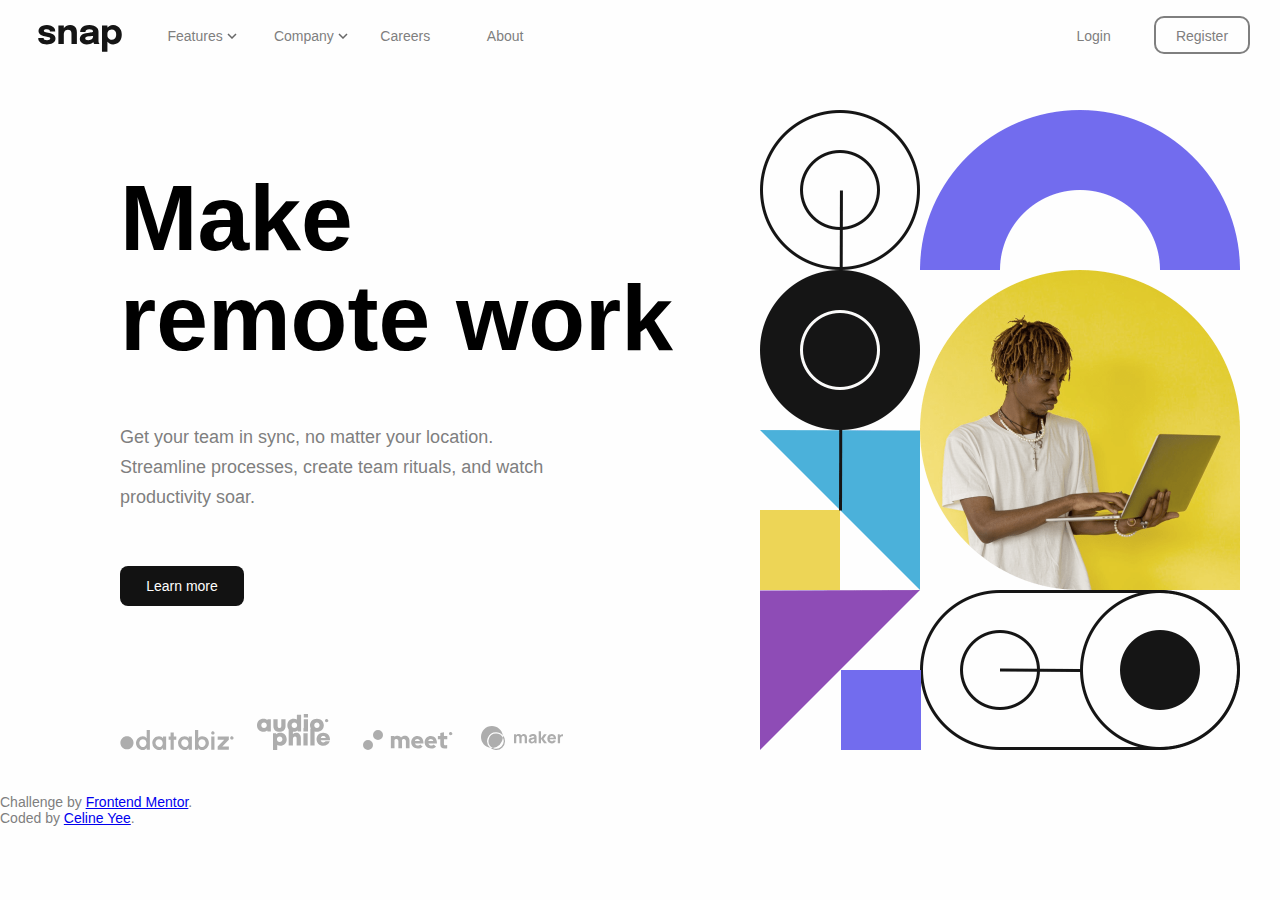
<file: index.html>
<!DOCTYPE html>
<html lang="en">
<head>
  <meta charset="UTF-8">
  <meta name="viewport" content="width=device-width, initial-scale=1.0"> <!-- displays site properly based on user's device -->

  <link rel="icon" type="image/png" sizes="32x32" href="images/favicon-32x32.png">
  <link rel="stylesheet" href="styles/common.css">
  <link rel="stylesheet" href="styles/style.css">

  <title>Frontend Mentor | Intro section with dropdown navigation</title>

</head>
<body>
  <script>
    window.addEventListener("resize", function() {
      if (!window.matchMedia("(min-width: 720px)").matches) {
        console.log("Screen less than 720px");
        window.location = 'mobile.html';
      }
    })
  </script>

  <div class="hero">
    <div class="nav-menu">
      <img class="logo" src="./images/logo.svg" alt="Snap logo">
      <div class="menu-item hover-interaction" onclick="toggleFeaturesDropdown()">
        <p>Features</p>
        <img class="arrow-icon" id="featuresArrow" src="./images/icon-arrow-down.svg" alt="Simple down arrow icon">

        <div class="dropdown-wrap" id="featuresDropdown">
          <div class="dropdown">
            <a href="/todo-list" class="dropdown-link hover-interaction">
              <div class="icon-container"><img src="./images/icon-todo.svg" alt="Todo list icon in lavender"></div>
              <p>Todo List</p>
            </a>
            <a href="/calendar" class="dropdown-link hover-interaction">
              <div class="icon-container"><img src="./images/icon-calendar.svg" alt="Calendar icon in teal"></div>
              <p>Calendar</p>
            </a>
            <a href="/reminders" class="dropdown-link hover-interaction">
              <div class="icon-container"><img src="./images/icon-reminders.svg" alt="Bell icon in yellow"></div>
              <p>Reminders</p>
            </a>
            <a href="/planning" class="dropdown-link hover-interaction">
              <div class="icon-container"><img src="./images/icon-planning.svg" alt="Clock icon in fuchsia"></div>
              <p>Planning</p>
            </a>
          </div>
        </div>

      </div>
      <div class="menu-item hover-interaction"  onclick="toggleCompanyDropdown()">
        <p>Company</p>
        <img class="arrow-icon" id="companyArrow" src="./images/icon-arrow-down.svg" alt="Simple down arrow icon">

        <div class="dropdown-wrap" id="companyDropdown">
          <div class="dropdown hover-interaction">
            <a href="/history" class="dropdown-link hover-interaction">
              <p>History</p>
            </a>
            <a href="/our-team" class="dropdown-link hover-interaction">
              <p>Our Team</p>
            </a>
            <a href="/blog" class="dropdown-link hover-interaction">
              <p>Blog</p>
            </a>
          </div>
        </div>

      </div>
      <div class="menu-item hover-interaction">
        <p>Careers</p>
      </div>
      <div class="menu-item hover-interaction">
        <p>About</p>
      </div>
    </div>
    <div class="nav-menu" id="user-iam">
      <div class="menu-item hover-interaction">
        <p>Login</p>
      </div>
      <div class="outline-button">
        <p>Register</p>
      </div>
    </div>
  </div>

  <div class="page">
    <div class="left">
      <div class="left-content">
        <h1>Make remote work</h1>

        <p>
          Get your team in sync, no matter your location. Streamline processes, create team rituals, and watch productivity soar.
        </p>

        <div class="solid-fill-button">
          <p>Learn more</p>
        </div>
        <div class="clients">
            <div class="client-logo"><img src="./images/client-databiz.svg" alt="Databiz logo"></div>
            <div class="client-logo"><img src="./images/client-audiophile.svg" alt="Audiophile logo"></div>
            <div class="client-logo"><img src="./images/client-meet.svg" alt="Meet logo"></div>
            <div class="client-logo"><img src="./images/client-maker.svg" alt="Audiophile logo"></div>
        </div>
      </div>
    </div>
    <div class="right-content">
      <img class="hero-image" src="./images/image-hero-desktop.png" alt="Picture of man holding laptop with geometric shapes">
    </div>
  </div>

  <div class="attribution">
    <p>
      Challenge by <a href="https://www.frontendmentor.io?ref=challenge" target="_blank">Frontend Mentor</a>.
    </p>
    <p>
      Coded by <a href="#">Celine Yee</a>.
    </p>
  </div>

  <script>
    let featuresExpand = false;
    let featuresDropdown = document.getElementById("featuresDropdown");
    function toggleFeaturesDropdown() {
      featuresExpand = !featuresExpand;
      featuresDropdown.classList.toggle("open-menu");
      document.getElementById("featuresArrow").src = (featuresExpand)
          ? "./images/icon-arrow-up.svg"
          : "./images/icon-arrow-down.svg";
    }

    let companyExpand = false;
    let companyDropdown = document.getElementById("companyDropdown");
    function toggleCompanyDropdown() {
      companyExpand = !companyExpand;
      companyDropdown.classList.toggle("open-menu");
      document.getElementById("companyArrow").src = (companyExpand)
          ? "./images/icon-arrow-up.svg"
          : "./images/icon-arrow-down.svg";
    }
  </script>
</body>
</html>
</file>
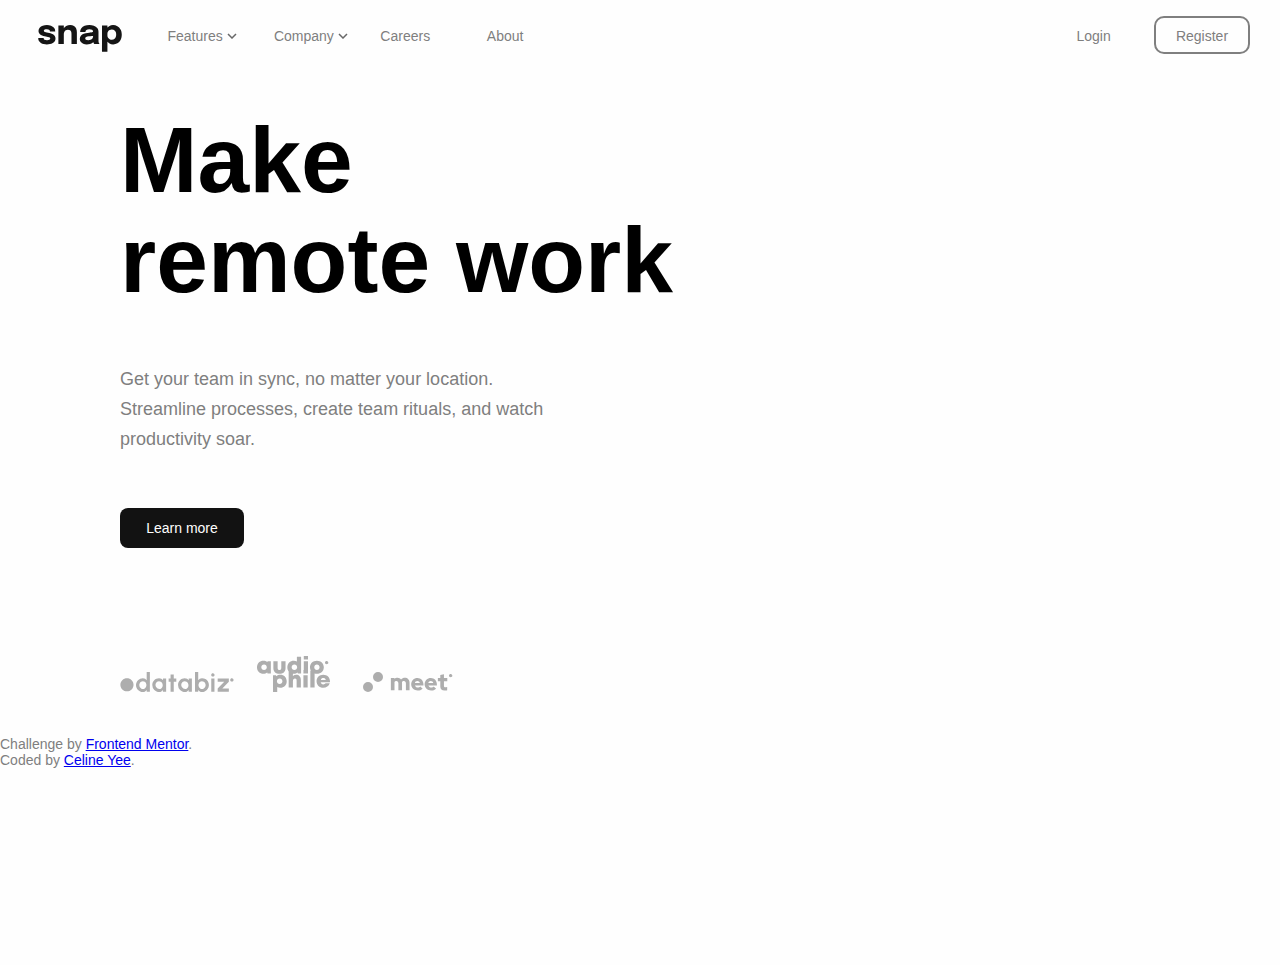
<file: mobile.html>
<!DOCTYPE html>
<html lang="en">
<head>
  <meta charset="UTF-8">
  <meta name="viewport" content="width=device-width, initial-scale=1.0"> <!-- displays site properly based on user's device -->

  <link rel="icon" type="image/png" sizes="32x32" href="images/favicon-32x32.png">
  <link rel="stylesheet" href="styles/common.css">
  <link rel="stylesheet" href="styles/mobile.css">

  <title>Frontend Mentor | Intro section with dropdown navigation</title>

</head>
<body>
<script>
  window.addEventListener("resize", function() {
    if (window.matchMedia("(min-width: 720px)").matches) {
      console.log("Screen width is at least 720px");
      window.location = './index.html';
    }
  })
</script>

<div class="hero">
  <img class="logo" src="./images/logo.svg" alt="Snap logo">
  <div id="navOpenButton" onclick="openNavOverlay(true)">
    <img src="./images/icon-menu.svg" alt="Three horizontal lines">
  </div>
</div>
<img class="hero-image" src="./images/image-hero-mobile.png" alt="Picture of man holding laptop with geometric shapes">
<div class="page">
  <h1 class="title-hook">Make remote work</h1>
  <p>
    Get your team in sync, no matter your location. Streamline processes, create team rituals, and watch productivity soar.
  </p>
  <div class="solid-fill-button">
    <p>Learn more</p>
  </div>
  <div class="clients">
    <div class="client-logo"><img src="./images/client-databiz.svg" alt="Databiz logo"></div>
    <div class="client-logo"><img src="./images/client-audiophile.svg" alt="Audiophile logo"></div>
    <div class="client-logo"><img src="./images/client-meet.svg" alt="Meet logo"></div>
    <div class="client-logo"><img src="./images/client-maker.svg" alt="Audiophile logo"></div>
  </div>
</div>

<div class="nav-overlay" id="navOverlay">
  <div class="nav-menu">
    <div id="navCloseButton" onclick="openNavOverlay(false)">
      <img src="./images/icon-close-menu.svg" alt="cross icon"/>
    </div>
    <div class="menu-item hover-interaction" onclick="toggleFeaturesDropdown()">
      <p>Features</p>
      <img class="arrow-icon" id="featuresArrow" src="./images/icon-arrow-down.svg" alt="Simple down arrow icon">
    </div>

    <div class="dropdown-wrap" id="featuresDropdown">
      <div class="dropdown">
        <a href="/todo-list" class="dropdown-link hover-interaction">
          <div class="icon-container"><img src="./images/icon-todo.svg" alt="Todo list icon in lavender"></div>
          <p>Todo List</p>
        </a>
        <a href="/calendar" class="dropdown-link hover-interaction">
          <div class="icon-container"><img src="./images/icon-calendar.svg" alt="Calendar icon in teal"></div>
          <p>Calendar</p>
        </a>
        <a href="/reminders" class="dropdown-link hover-interaction">
          <div class="icon-container"><img src="./images/icon-reminders.svg" alt="Bell icon in yellow"></div>
          <p>Reminders</p>
        </a>
        <a href="/planning" class="dropdown-link hover-interaction">
          <div class="icon-container"><img src="./images/icon-planning.svg" alt="Clock icon in fuchsia"></div>
          <p>Planning</p>
        </a>
      </div>
    </div>

    <div class="menu-item hover-interaction"  onclick="toggleCompanyDropdown()">
      <p>Company</p>
      <img class="arrow-icon" id="companyArrow" src="./images/icon-arrow-down.svg" alt="Simple down arrow icon">
    </div>

    <div class="dropdown-wrap" id="companyDropdown">
      <div class="dropdown hover-interaction">
        <a href="/history" class="dropdown-link hover-interaction">
          <p>History</p>
        </a>
        <a href="/our-team" class="dropdown-link hover-interaction">
          <p>Our Team</p>
        </a>
        <a href="/blog" class="dropdown-link hover-interaction">
          <p>Blog</p>
        </a>
      </div>
    </div>

    <div class="menu-item hover-interaction">
      <p>Careers</p>
    </div>
    <div class="menu-item hover-interaction">
      <p>About</p>
    </div>

    <div class="user-iam">
      <div class="menu-item hover-interaction">
        <p>Login</p>
      </div>
      <div class="menu-item outline-button">
        <p>Register</p>
      </div>
    </div>
  </div>
</div>

<script>
  var navOverlay = document.getElementById("navOverlay");
  function openNavOverlay(display) {
    navOverlay.style.display = (display) ? "block" : "none";
  }
  navOverlay.onclick = function(event) {
    if (event.target === navOverlay) {
      openNavOverlay(false);
    }
  }

  let featuresExpand = false;
  let featuresDropdown = document.getElementById("featuresDropdown");
  function toggleFeaturesDropdown() {
    featuresExpand = !featuresExpand;
    featuresDropdown.classList.toggle("open-menu");
    document.getElementById("featuresArrow").src = (featuresExpand)
        ? "./images/icon-arrow-up.svg"
        : "./images/icon-arrow-down.svg";
  }

  let companyExpand = false;
  let companyDropdown = document.getElementById("companyDropdown");
  function toggleCompanyDropdown() {
    companyExpand = !companyExpand;
    companyDropdown.classList.toggle("open-menu");
    document.getElementById("companyArrow").src = (companyExpand)
        ? "./images/icon-arrow-up.svg"
        : "./images/icon-arrow-down.svg";
  }
</script>
</body>
</html>
</file>
<file: styles/common.css>
:root {
  --inactive: #7f7f7f;
  --active: #121212;
  --background: #fefefe;
  --overlay: rgba(0,0,0,0.4);
}

/* Common Components */
.outline-button {
  border: 2px solid var(--inactive);
  border-radius: 10px;
  cursor: pointer;
  padding: 5px;
}
.outline-button > *{
  vertical-align: middle;
  text-align: center;
}
.solid-fill-button {
  background-color: var(--active);
  border-radius: 8px;
  vertical-align: middle;
  text-align: center;
  cursor: pointer;
  max-width: 100px;
  padding: 12px;
}
.solid-fill-button p {
  color: var(--background);
}
</file>
<file: styles/style.css>
/*DEBUG*/
/**{*/
/*  border: 1px solid black;*/
/*}*/

* {
  margin: 0;
  padding: 0;
  max-width:100%;
  max-height:100%;
  font-family: 'Helvetica', sans-serif;
}
/* General */
body {
  background: var(--background);
}

/* Text */
p {
  font-size: 14px;
  text-decoration: none;
  color: var(--inactive);
}

/* Div-Specific */
.hero {
  min-height: 6vh;
  padding: 8px 25px;
  display: flex;
  align-items: center;
  justify-content: space-between;
  position: relative;
}
.hero * {
  display: inline-block;
  vertical-align: middle;
}
  .nav-menu>* {
    min-width: 76px;
    margin: 2px 5px;
    padding: 8px;

    cursor: pointer;
  }
    .logo {
      padding-top: 15px;
      margin-right: 20px;
    }
  #user-iam>* {
    text-align: center;
    cursor: pointer;
  }

.dropdown-wrap {
  position: absolute;
  top: 100%;
  max-height: 0;
  overflow: hidden;
}
  .dropdown {
    background: var(--background);
    padding: 10px;
    border-radius: 10px;
  }
  .dropdown-link {
    display: flex;
    align-items: center;
    text-decoration: none;
    margin: 12px 10px;
  }
    .icon-container {
      width: 22px;
      margin-right: 15px;
    }
    .icon-container > img {
      min-height: 22px;
      display: flex;
      margin-left: auto;
      margin-right: auto;
    }
    .dropdown-link span {
      /*dropdown menu item arrow >, delay on hover*/
      font-size: 22px;
      transition: transform 0.5s;
    }

.page {
  display: flex;
  flex: 1;
  max-height: 77vh;
  padding: 40px;
}
.left {
  width: 60%;
  display: flex;
  align-items: end;
  justify-content: center;
}
  .left-content {
    max-width: 560px;
    max-height:80vh;
  }
  .left-content h1{
    font-size: 93px;
    font-weight: 4000;
    line-height: 100px;
    margin-bottom: 6vh;
  }
  .left-content>p {
    padding-right: 20%;
    font-size: 18px;
    line-height: 30px;
    margin-bottom: 6vh;
  }
  .clients {
    margin-top: 12vh;
    align-items: center;
    justify-content: space-between;
  }
  .client-logo {
    min-width: 110px;
    display: inline-block;
    justify-content: center;
    align-items: center;
    margin: 0 auto;

  }
  .client-logo > * {
    display: flex;
    margin: 0 auto;
  }
  .right-content{
    max-width: 40%;
  }
  .right-content>img{
    max-width:100%;
    max-height:100%;
  }
.attribution{}


/* Interaction */
.hover-interaction:hover>p{
  color: var(--active);
}
.outline-button:hover{
  border-color: var(--active);
}
.outline-button:hover > *{
  color: var(--active);
}

#featuresDropdown{
  left: 100px;
}
#companyDropdown{
  left: 270px;
}
#featuresDropdown.open-menu{
  max-height: 400px;
  box-shadow: rgba(0, 0, 0, 0.1) 0 3px 20px 3px;
}
#companyDropdown.open-menu{
  max-height: 400px;
  box-shadow: rgba(0, 0, 0, 0.1) 0 3px 20px 3px;
}
</file>
<file: styles/mobile.css>
/*DEBUG*/
/**{*/
/*  border: 1px solid black;*/
/*}*/

* {
  margin: 0;
  padding: 0;
  max-width:100%;
  max-height:100%;
  font-family: 'Helvetica', sans-serif;
}
/* General */
body {
  background: var(--background);
}

/* Text */
p {
  font-size: 18px;
  font-weight: 5;
  text-decoration: none;
  text-align: center;
  color: var(--inactive);
}
h1 {
  display: inline;
  font-size: 45px;
  font-weight: 4500;
}

/* Div-Specific */
.hero {
  min-height: 6vh;
  padding: 8px 25px;
  display: flex;
  align-items: center;
  justify-content: space-between;
  position: relative;
}
  .hero * {
    display: inline-block;
    vertical-align: middle;
  }
  .logo {
    padding-top: 15px;
    margin-right: 20px;
  }

.page {
  max-height: 77vh;
  padding-left: 5px;
  padding-right: 5px;
}
  .page * {
    display: flex;
    align-items: center;
    margin: 0 auto;
  }
  .page > p {
    font-size: 20px;
    line-height: 32px;
    margin-bottom: 4vh;
    padding-left: 35px;
    padding-right: 35px;
  }
  .hero-image {
    max-width:100%;
    max-height:100%;
    margin-bottom: 5vh;
  }
  .title-hook {
    margin-bottom: 3vh;
    width: 400px;
  }
  .clients {
    margin-top: 6vh;
    align-items: center;
    justify-content: space-between;
  }
    .client-logo {
      min-width: 110px;
      display: inline-block;
      justify-content: center;
      align-items: center;
      margin: 0 auto;

    }
      .client-logo > * {
        display: flex;
        margin: 0 auto;
      }

/* nav menu */
.nav-overlay {
  display: none;
  position: fixed;
  z-index: 1;
  left: 0;
  top: 0;
  width: 100%;
  height: 100%;
  overflow: auto;
  background-color: var(--overlay);
}

  .nav-menu {
    background-color: var(--background);
    position: absolute;
    right: 0;
    height: 100%;
    min-width: 220px;
    padding-top: 15px;
    padding-left: 25px;
    padding-right: 25px;
  }
  .menu-item {
    margin-top: 20px;
  }
  #navCloseButton {
    margin-bottom: 10px;
    display: flex;
    justify-content: flex-end;
  }
    .menu-item > * {
      display: inline-block;
    }
    .dropdown-wrap {
      max-height: 0;
      overflow: hidden;
    }
      .dropdown {
        padding: 10px;
      }
        .dropdown-link {
          display: flex;
          align-content: start;
          text-decoration: none;
          margin: 12px 15px;
        }
          .icon-container {
            width: 22px;
            margin-right: 15px;
          }
          .icon-container > img {
            min-height: 22px;
            display: flex;
            margin-left: auto;
            margin-right: auto;
          }
        .user-iam {
          margin-top: 30px;
        }
          .user-iam > * {
            align-items: center;
            align-content: center;
            text-align: center;
          }


/* Interaction */
.hover-interaction:hover>p{
  color: var(--active);
}
.outline-button:hover{
  border-color: var(--active);
}
.outline-button:hover > *{
  color: var(--active);
}

#featuresDropdown.open-menu{
  max-height: 400px;
}
#companyDropdown.open-menu{
  max-height: 400px;
}
</file>
